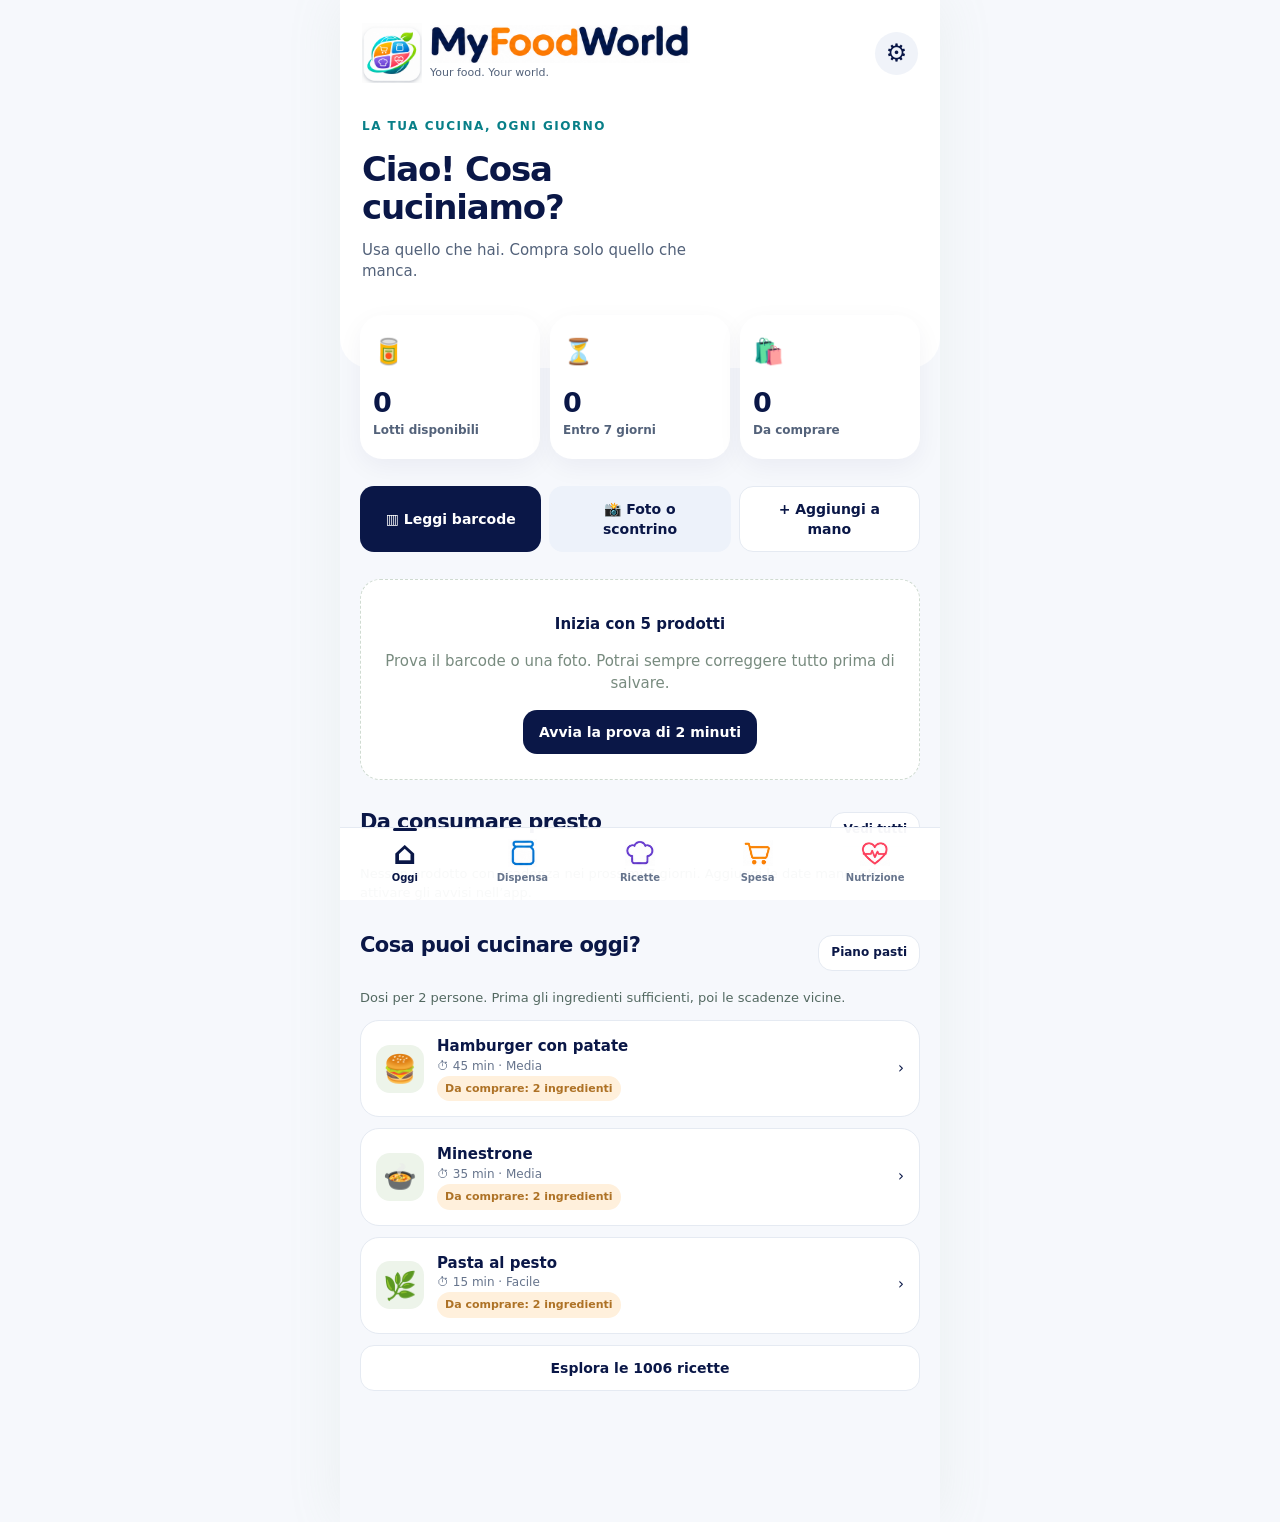
<file: index.html>
<!doctype html>
<html lang="it"><head><meta charset="UTF-8"><meta name="viewport" content="width=device-width,initial-scale=1,viewport-fit=cover"><meta name="theme-color" content="#0a1747"><meta name="apple-mobile-web-app-capable" content="yes"><meta name="apple-mobile-web-app-title" content="MyFoodWorld"><meta name="apple-mobile-web-app-status-bar-style" content="default"><link rel="manifest" href="./manifest.webmanifest"><link rel="apple-touch-icon" href="./apple-touch-icon.png"><title>MyFoodWorld</title><link rel="icon" type="image/webp" href="brand-icon-dark.webp">
<style>
:root{--forest:#0b5147;--forest2:#073d35;--mint:#e6f0e5;--bg:#f7f6f0;--ink:#162b29;--muted:#768a81;--line:#e5eae4;--yellow:#fff4dc;--red:#bc4c45;--shadow:0 8px 26px #19352b12}*{box-sizing:border-box}html,body{margin:0;background:var(--bg);color:var(--ink);font:15px/1.45 system-ui,-apple-system,Segoe UI,sans-serif}button,input,select,textarea{font:inherit}button{cursor:pointer;border:0}button:disabled{opacity:.5}.app{max-width:600px;margin:auto;min-height:100dvh;padding-bottom:104px;background:var(--bg)}.hero{background:var(--forest);color:#fff;border-radius:0 0 30px 30px;padding:23px 22px 85px;position:relative;overflow:hidden}.hero:before,.hero:after{content:"";position:absolute;width:250px;height:250px;border:1px solid #ffffff19;border-radius:50%;right:-130px;top:-100px}.hero:after{width:340px;height:340px;top:-155px}.brandbar{display:flex;align-items:center;gap:12px;position:relative;z-index:1}.brandicon{border-radius:15px;background:#ffffff20;width:54px;height:54px;display:grid;place-items:center;font-size:30px}.brandbar b{display:block;font-size:22px;letter-spacing:-1px}.brandbar small{color:#c6e0d5;display:block;font-size:12px}.settings{margin-left:auto;background:#ffffff20;color:#fff;border-radius:50%;width:43px;height:43px;font-size:24px}.welcome{margin-top:43px;position:relative;z-index:1}.eyebrow{text-transform:uppercase;letter-spacing:1.5px;color:#c4dfd6;font-weight:800;font-size:12px}.welcome h1{font-size:35px;letter-spacing:-1.6px;line-height:1.13;max-width:330px;margin:13px 0}.welcome p{color:#d2e8df;margin:0;max-width:350px}.summary{position:relative;z-index:2;margin:-53px 20px 0;display:grid;grid-template-columns:repeat(3,minmax(0,1fr));gap:10px}.metric{border-radius:22px;background:#fff;box-shadow:var(--shadow);padding:19px 13px;min-width:0}.metric i{font-style:normal;font-size:25px}.metric b{display:block;font-size:27px;margin-top:13px}.metric small{display:block;color:#788780;font-size:12px;font-weight:700}.section{margin:27px 20px}.section h2{font-size:21px;letter-spacing:-.6px;margin:0 0 15px}.photo{display:flex;gap:16px;align-items:center;border-radius:24px;background:#e5efe4;padding:22px 18px}.photo .emoji{font-size:53px}.photo h3{margin:0 0 6px;font-size:18px}.photo p{font-size:13px;color:#5c726a;margin:0 0 11px}.btn{background:var(--forest);color:#fff;border:0;border-radius:14px;padding:12px 16px;font-weight:800;font-size:14px}.btn.alt{color:var(--forest);background:#e7f1e6}.btn.white{background:#fff;color:var(--forest);border:1px solid var(--line)}.btn.red{background:#feebe8;color:#aa403b}.btn.full{width:100%}.btn.small{font-size:12px;padding:8px 12px}.actions{display:grid;grid-template-columns:1fr 1fr;gap:10px}.tile{border:1px solid var(--line);border-radius:20px;background:#fff;padding:17px;text-align:left;min-height:123px}.tile i{font-size:27px;font-style:normal}.tile b{display:block;margin-top:10px}.tile small{display:block;color:var(--muted);margin-top:5px}.bottom{position:fixed;z-index:30;bottom:0;left:0;right:0;max-width:600px;margin:auto;background:#fffffff5;border-top:1px solid var(--line);display:flex;justify-content:space-around;padding:10px 6px max(12px,env(safe-area-inset-bottom))}.bottom button{background:none;min-width:66px;color:#91a19a;font-size:11px;font-weight:750;display:grid;justify-items:center;gap:2px}.bottom button span{font-size:24px}.bottom button.active{color:var(--forest)}.simple{background:var(--forest);color:white;border-radius:0 0 24px 24px;padding:27px 22px}.simple h1{margin:0;font-size:26px;letter-spacing:-1px}.simple p{font-size:13px;color:#cae0d5;margin:3px 0 0}.row{display:flex;align-items:center;justify-content:space-between;gap:12px}.row input{min-width:0}.card{background:#fff;border:1px solid var(--line);border-radius:19px;padding:15px;margin-bottom:11px}.item{display:flex;align-items:center;gap:13px}.symbol{font-size:26px;flex:none;width:45px;height:45px;border-radius:14px;background:#edf4ea;display:grid;place-items:center}.item-info{flex:1;min-width:0}.item-info strong{display:block;overflow:hidden;text-overflow:ellipsis;white-space:nowrap;font-size:14px}.item-info small{display:block;color:var(--muted);font-size:12px;margin-top:2px}.qbtn{border-radius:8px;background:#edf2e9;color:var(--forest);width:29px;height:29px;font-weight:800}.pill{font-size:11px;display:inline-block;background:#e8f6e8;color:#478248;padding:5px 8px;border-radius:20px;font-weight:800}.pill.warn{background:#fff0dc;color:#ae7226}.field{width:100%;padding:12px 13px;border-radius:13px;border:1px solid #dae4dc;background:#fff;color:var(--ink);min-height:47px}.field:focus{outline:2px solid #b8d8c4}.label{font-size:12px;color:#536d61;font-weight:800;display:block;margin:12px 0 6px}.grid2{display:grid;grid-template-columns:1fr 1fr;gap:11px}.muted{color:var(--muted);font-size:13px}.empty{border:1px dashed #cfdbd1;background:#fff;padding:25px 15px;text-align:center;border-radius:20px;color:#788b7f}.empty b{display:block;color:var(--ink);margin-top:9px}.empty span{font-size:35px}.filter{overflow:auto;display:flex;gap:7px;padding-bottom:8px;margin-bottom:7px}.filter button{white-space:nowrap;border:1px solid #dbe6da;border-radius:22px;background:#fff;padding:8px 13px;font-size:12px;color:#617b6b;font-weight:700}.filter button.on{background:var(--forest);color:#fff}.scrim{position:fixed;z-index:40;inset:0;background:#112820aa;display:flex;align-items:flex-end;justify-content:center}.sheet{background:#fff;width:min(600px,100%);border-radius:25px 25px 0 0;max-height:91dvh;overflow:auto;padding:18px 22px max(24px,env(safe-area-inset-bottom));box-shadow:0 -6px 30px #0002}.handle{background:#dce6de;height:5px;width:50px;border-radius:20px;margin:0 auto 21px}.sheet h2{font-size:23px;margin:0}.close{font-size:22px;border-radius:50%;background:#edf3eb;width:35px;height:35px}.opt{display:flex;text-align:left;align-items:center;gap:12px;background:#f4f8f2;border:1px solid #e1eadd;padding:15px;border-radius:16px;width:100%;margin:9px 0}.opt .sym{font-size:28px}.opt small{color:var(--muted);display:block}.notice{font-size:12px;background:#f3f6f2;border-radius:13px;color:#708476;padding:13px;margin:12px 0}.candidate{display:flex;gap:8px;align-items:center;padding:9px 0;border-bottom:1px solid #edf0ed}.candidate input[type=checkbox]{width:19px;height:19px;accent-color:var(--forest)}.candidate .field{padding:9px;font-size:13px;min-height:38px}.candidate .q{width:54px}.recipe{display:flex;gap:13px;align-items:center}.recipe .symbol{height:65px;width:65px;font-size:34px}.recipe .body{flex:1;min-width:0}.recipe .body b{display:block}.recipe .body small{color:var(--muted);display:block}.steps{line-height:1.7;padding-left:22px;font-size:14px;color:#536d61}.steps li{margin-bottom:8px}.toast{position:fixed;bottom:100px;left:50%;transform:translateX(-50%);background:#183d34;color:#fff;border-radius:12px;padding:13px 18px;z-index:60;font-weight:700;font-size:13px;max-width:90vw;box-shadow:var(--shadow)}@media(min-width:700px){.app{box-shadow:0 0 50px #a0b7a020}} 
</style><link rel="stylesheet" href="brand.css"><link rel="stylesheet" href="features.css"><link rel="stylesheet" href="pwa.css"></head><body><div id="app" class="app"></div><div id="overlay"></div><input hidden id="photoCamera" type="file" accept="image/*" capture="environment"><input hidden id="photoGallery" type="file" accept="image/*"><input hidden id="expiryCameraInput" type="file" accept="image/*" capture="environment"><input hidden id="expiryGalleryInput" type="file" accept="image/*"><input hidden id="backupInput" type="file" accept=".json,application/json"><script src="recipes.js"></script><script src="recipe-additions.js"></script><script src="food-tools.js"></script><script src="product-tools.js"></script><script src="kitchen-core.js"></script><script src="recipe-tools.js"></script><script src="nutrition.js"></script><script src="expiry-tools.js"></script><script src="ocr-tools.js"></script><script src="app.js"></script><script src="barcode-tools.js"></script><script src="daily-ui.js"></script><script src="improvements.js"></script><script src="pwa.js"></script></body></html>
</file>
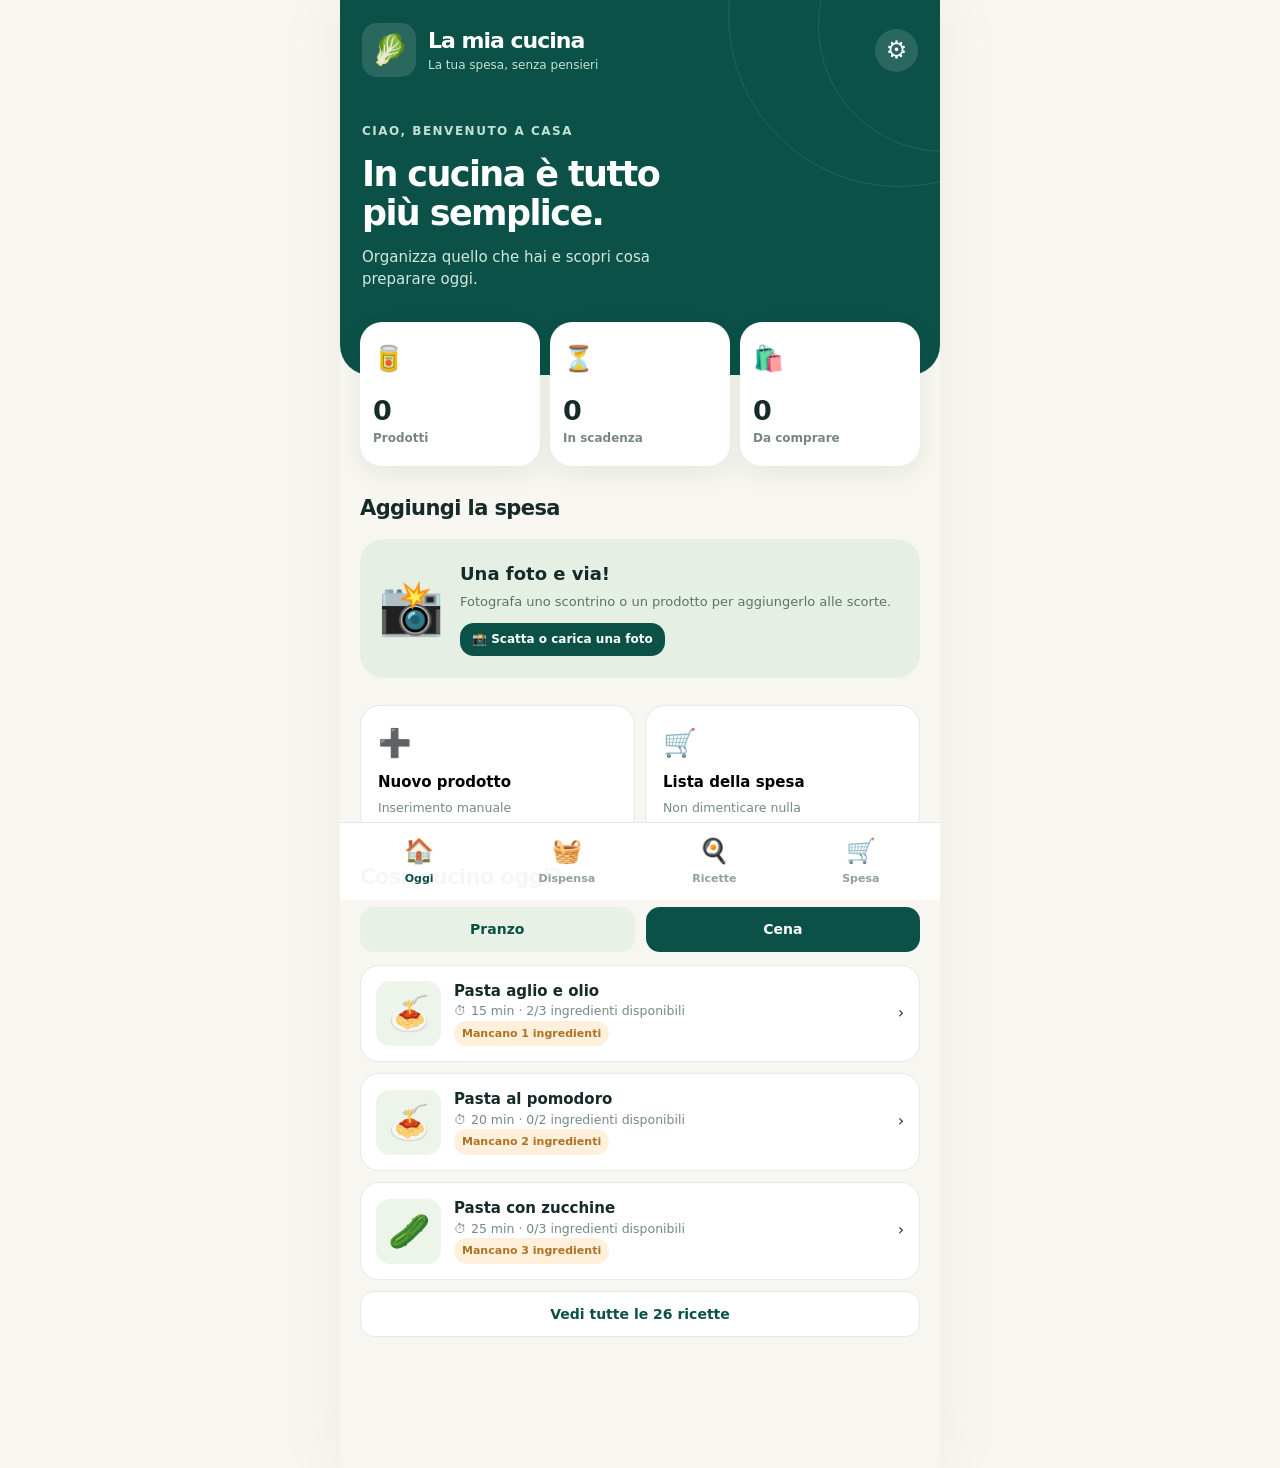
<file: tests/legacy/index.html>
<!doctype html>
<html lang="it"><head><meta charset="UTF-8"><meta name="viewport" content="width=device-width,initial-scale=1,viewport-fit=cover"><meta name="theme-color" content="#0b5147"><meta name="apple-mobile-web-app-capable" content="yes"><meta name="apple-mobile-web-app-title" content="La mia cucina"><meta name="apple-mobile-web-app-status-bar-style" content="default"><meta name="description" content="La mia cucina: dispensa, frigo, ricette e lista spesa"><link rel="manifest" href="./manifest.webmanifest"><link rel="apple-touch-icon" href="./apple-touch-icon.png"><link rel="icon" href="./icon-192.png" type="image/png"><title>La mia cucina</title>
<style>
:root{--forest:#0b5147;--forest2:#073d35;--mint:#e6f0e5;--bg:#f7f6f0;--ink:#162b29;--muted:#768a81;--line:#e5eae4;--yellow:#fff4dc;--red:#bc4c45;--shadow:0 8px 26px #19352b12}*{box-sizing:border-box}html,body{margin:0;background:var(--bg);color:var(--ink);font:15px/1.45 system-ui,-apple-system,Segoe UI,sans-serif}button,input,select,textarea{font:inherit}button{cursor:pointer;border:0}button:disabled{opacity:.5}.app{max-width:600px;margin:auto;min-height:100dvh;padding-bottom:104px;background:var(--bg)}.hero{background:var(--forest);color:#fff;border-radius:0 0 30px 30px;padding:23px 22px 85px;position:relative;overflow:hidden}.hero:before,.hero:after{content:"";position:absolute;width:250px;height:250px;border:1px solid #ffffff19;border-radius:50%;right:-130px;top:-100px}.hero:after{width:340px;height:340px;top:-155px}.brandbar{display:flex;align-items:center;gap:12px;position:relative;z-index:1}.brandicon{border-radius:15px;background:#ffffff20;width:54px;height:54px;display:grid;place-items:center;font-size:30px}.brandbar b{display:block;font-size:22px;letter-spacing:-1px}.brandbar small{color:#c6e0d5;display:block;font-size:12px}.settings{margin-left:auto;background:#ffffff20;color:#fff;border-radius:50%;width:43px;height:43px;font-size:24px}.welcome{margin-top:43px;position:relative;z-index:1}.eyebrow{text-transform:uppercase;letter-spacing:1.5px;color:#c4dfd6;font-weight:800;font-size:12px}.welcome h1{font-size:35px;letter-spacing:-1.6px;line-height:1.13;max-width:330px;margin:13px 0}.welcome p{color:#d2e8df;margin:0;max-width:350px}.summary{position:relative;z-index:2;margin:-53px 20px 0;display:grid;grid-template-columns:repeat(3,minmax(0,1fr));gap:10px}.metric{border-radius:22px;background:#fff;box-shadow:var(--shadow);padding:19px 13px;min-width:0}.metric i{font-style:normal;font-size:25px}.metric b{display:block;font-size:27px;margin-top:13px}.metric small{display:block;color:#788780;font-size:12px;font-weight:700}.section{margin:27px 20px}.section h2{font-size:21px;letter-spacing:-.6px;margin:0 0 15px}.photo{display:flex;gap:16px;align-items:center;border-radius:24px;background:#e5efe4;padding:22px 18px}.photo .emoji{font-size:53px}.photo h3{margin:0 0 6px;font-size:18px}.photo p{font-size:13px;color:#5c726a;margin:0 0 11px}.btn{background:var(--forest);color:#fff;border:0;border-radius:14px;padding:12px 16px;font-weight:800;font-size:14px}.btn.alt{color:var(--forest);background:#e7f1e6}.btn.white{background:#fff;color:var(--forest);border:1px solid var(--line)}.btn.red{background:#feebe8;color:#aa403b}.btn.full{width:100%}.btn.small{font-size:12px;padding:8px 12px}.actions{display:grid;grid-template-columns:1fr 1fr;gap:10px}.tile{border:1px solid var(--line);border-radius:20px;background:#fff;padding:17px;text-align:left;min-height:123px}.tile i{font-size:27px;font-style:normal}.tile b{display:block;margin-top:10px}.tile small{display:block;color:var(--muted);margin-top:5px}.bottom{position:fixed;z-index:30;bottom:0;left:0;right:0;max-width:600px;margin:auto;background:#fffffff5;border-top:1px solid var(--line);display:flex;justify-content:space-around;padding:10px 6px max(12px,env(safe-area-inset-bottom))}.bottom button{background:none;min-width:66px;color:#91a19a;font-size:11px;font-weight:750;display:grid;justify-items:center;gap:2px}.bottom button span{font-size:24px}.bottom button.active{color:var(--forest)}.simple{background:var(--forest);color:white;border-radius:0 0 24px 24px;padding:27px 22px}.simple h1{margin:0;font-size:26px;letter-spacing:-1px}.simple p{font-size:13px;color:#cae0d5;margin:3px 0 0}.row{display:flex;align-items:center;justify-content:space-between;gap:12px}.row input{min-width:0}.card{background:#fff;border:1px solid var(--line);border-radius:19px;padding:15px;margin-bottom:11px}.item{display:flex;align-items:center;gap:13px}.symbol{font-size:26px;flex:none;width:45px;height:45px;border-radius:14px;background:#edf4ea;display:grid;place-items:center}.item-info{flex:1;min-width:0}.item-info strong{display:block;overflow:hidden;text-overflow:ellipsis;white-space:nowrap;font-size:14px}.item-info small{display:block;color:var(--muted);font-size:12px;margin-top:2px}.qbtn{border-radius:8px;background:#edf2e9;color:var(--forest);width:29px;height:29px;font-weight:800}.pill{font-size:11px;display:inline-block;background:#e8f6e8;color:#478248;padding:5px 8px;border-radius:20px;font-weight:800}.pill.warn{background:#fff0dc;color:#ae7226}.field{width:100%;padding:12px 13px;border-radius:13px;border:1px solid #dae4dc;background:#fff;color:var(--ink);min-height:47px}.field:focus{outline:2px solid #b8d8c4}.label{font-size:12px;color:#536d61;font-weight:800;display:block;margin:12px 0 6px}.grid2{display:grid;grid-template-columns:1fr 1fr;gap:11px}.muted{color:var(--muted);font-size:13px}.empty{border:1px dashed #cfdbd1;background:#fff;padding:25px 15px;text-align:center;border-radius:20px;color:#788b7f}.empty b{display:block;color:var(--ink);margin-top:9px}.empty span{font-size:35px}.filter{overflow:auto;display:flex;gap:7px;padding-bottom:8px;margin-bottom:7px}.filter button{white-space:nowrap;border:1px solid #dbe6da;border-radius:22px;background:#fff;padding:8px 13px;font-size:12px;color:#617b6b;font-weight:700}.filter button.on{background:var(--forest);color:#fff}.scrim{position:fixed;z-index:40;inset:0;background:#112820aa;display:flex;align-items:flex-end;justify-content:center}.sheet{background:#fff;width:min(600px,100%);border-radius:25px 25px 0 0;max-height:91dvh;overflow:auto;padding:18px 22px max(24px,env(safe-area-inset-bottom));box-shadow:0 -6px 30px #0002}.handle{background:#dce6de;height:5px;width:50px;border-radius:20px;margin:0 auto 21px}.sheet h2{font-size:23px;margin:0}.close{font-size:22px;border-radius:50%;background:#edf3eb;width:35px;height:35px}.opt{display:flex;text-align:left;align-items:center;gap:12px;background:#f4f8f2;border:1px solid #e1eadd;padding:15px;border-radius:16px;width:100%;margin:9px 0}.opt .sym{font-size:28px}.opt small{color:var(--muted);display:block}.notice{font-size:12px;background:#f3f6f2;border-radius:13px;color:#708476;padding:13px;margin:12px 0}.candidate{display:flex;gap:8px;align-items:center;padding:9px 0;border-bottom:1px solid #edf0ed}.candidate input[type=checkbox]{width:19px;height:19px;accent-color:var(--forest)}.candidate .field{padding:9px;font-size:13px;min-height:38px}.candidate .q{width:54px}.recipe{display:flex;gap:13px;align-items:center}.recipe .symbol{height:65px;width:65px;font-size:34px}.recipe .body{flex:1;min-width:0}.recipe .body b{display:block}.recipe .body small{color:var(--muted);display:block}.steps{line-height:1.7;padding-left:22px;font-size:14px;color:#536d61}.steps li{margin-bottom:8px}.toast{position:fixed;bottom:100px;left:50%;transform:translateX(-50%);background:#183d34;color:#fff;border-radius:12px;padding:13px 18px;z-index:60;font-weight:700;font-size:13px;max-width:90vw;box-shadow:var(--shadow)}@media(min-width:700px){.app{box-shadow:0 0 50px #a0b7a020}} 
</style></head><body><div id="app" class="app"></div><div id="overlay"></div><input hidden id="photoCamera" type="file" accept="image/*" capture="environment"><input hidden id="photoGallery" type="file" accept="image/*"><input hidden id="backupInput" type="file" accept=".json,application/json"><script src="app.js"></script><script>if('serviceWorker' in navigator){window.addEventListener('load',()=>navigator.serviceWorker.register('./sw.js').catch(()=>{}))}</script></body></html>
</file>
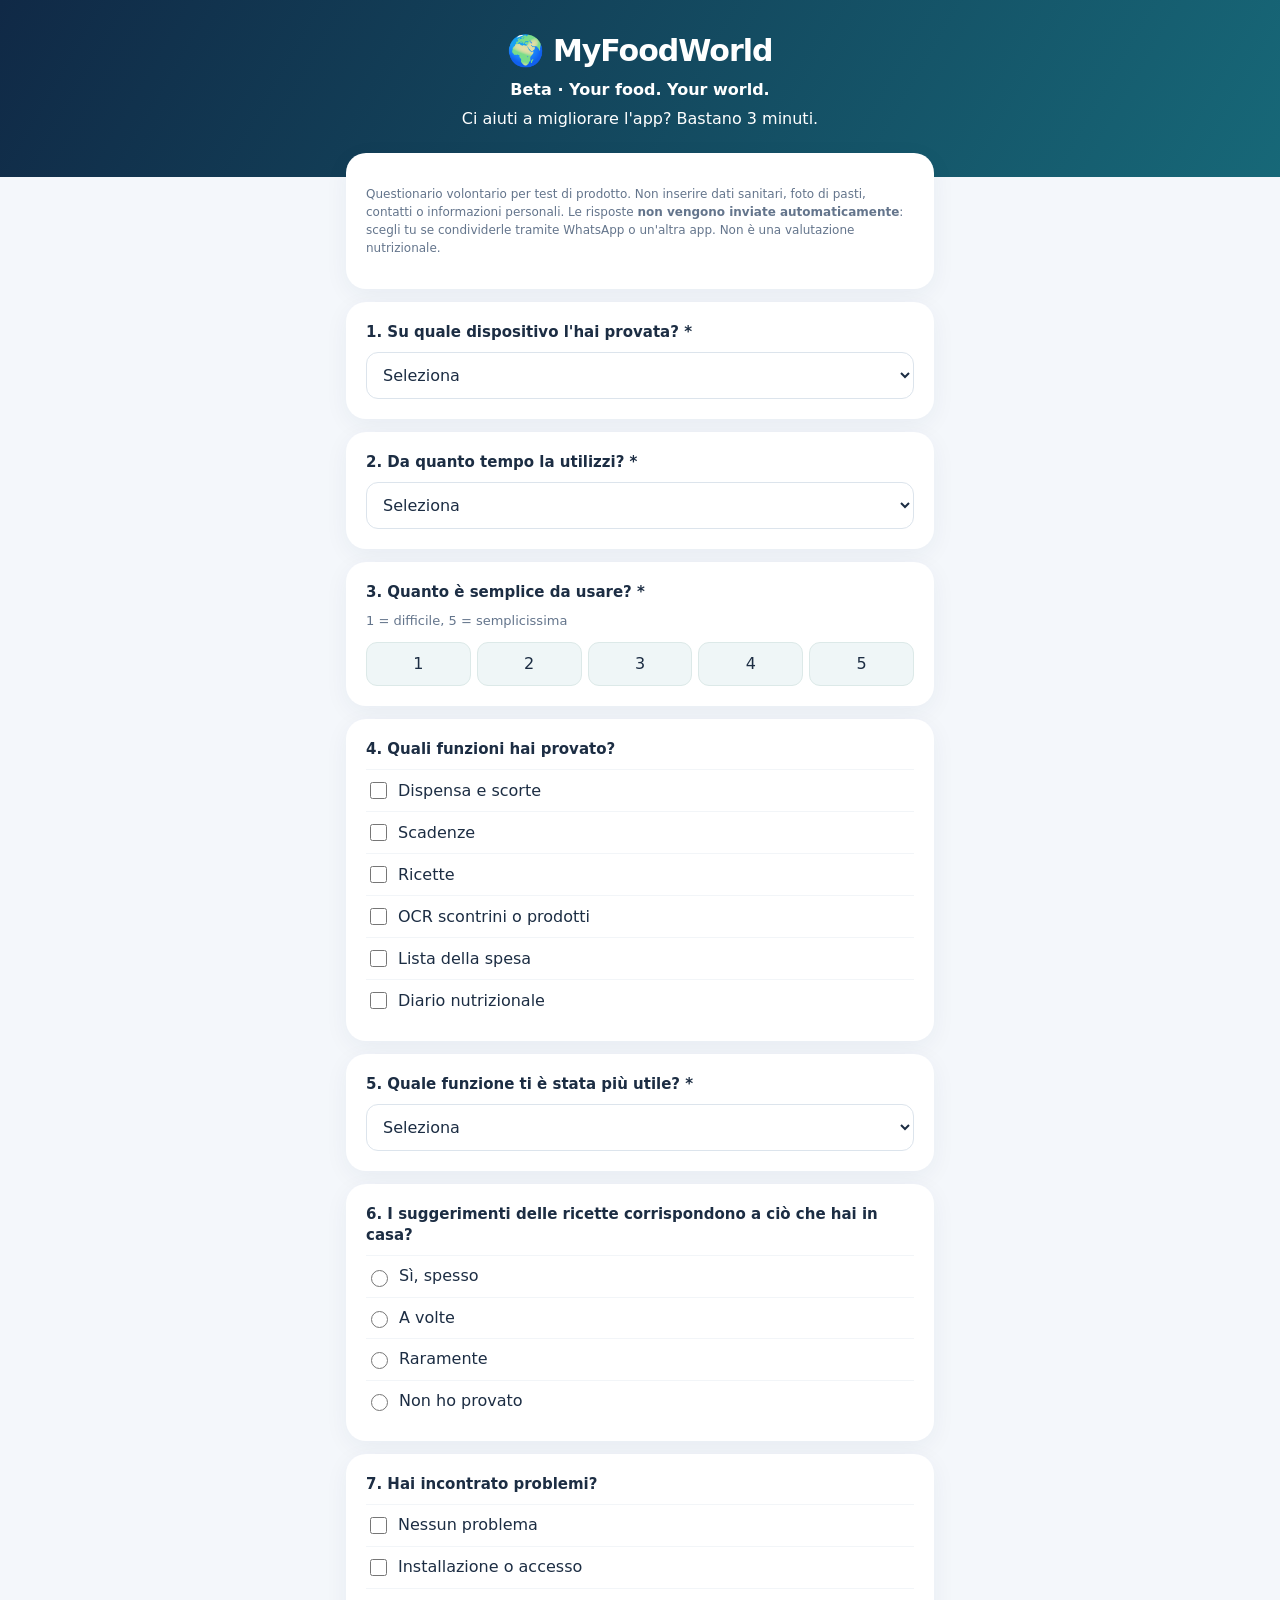
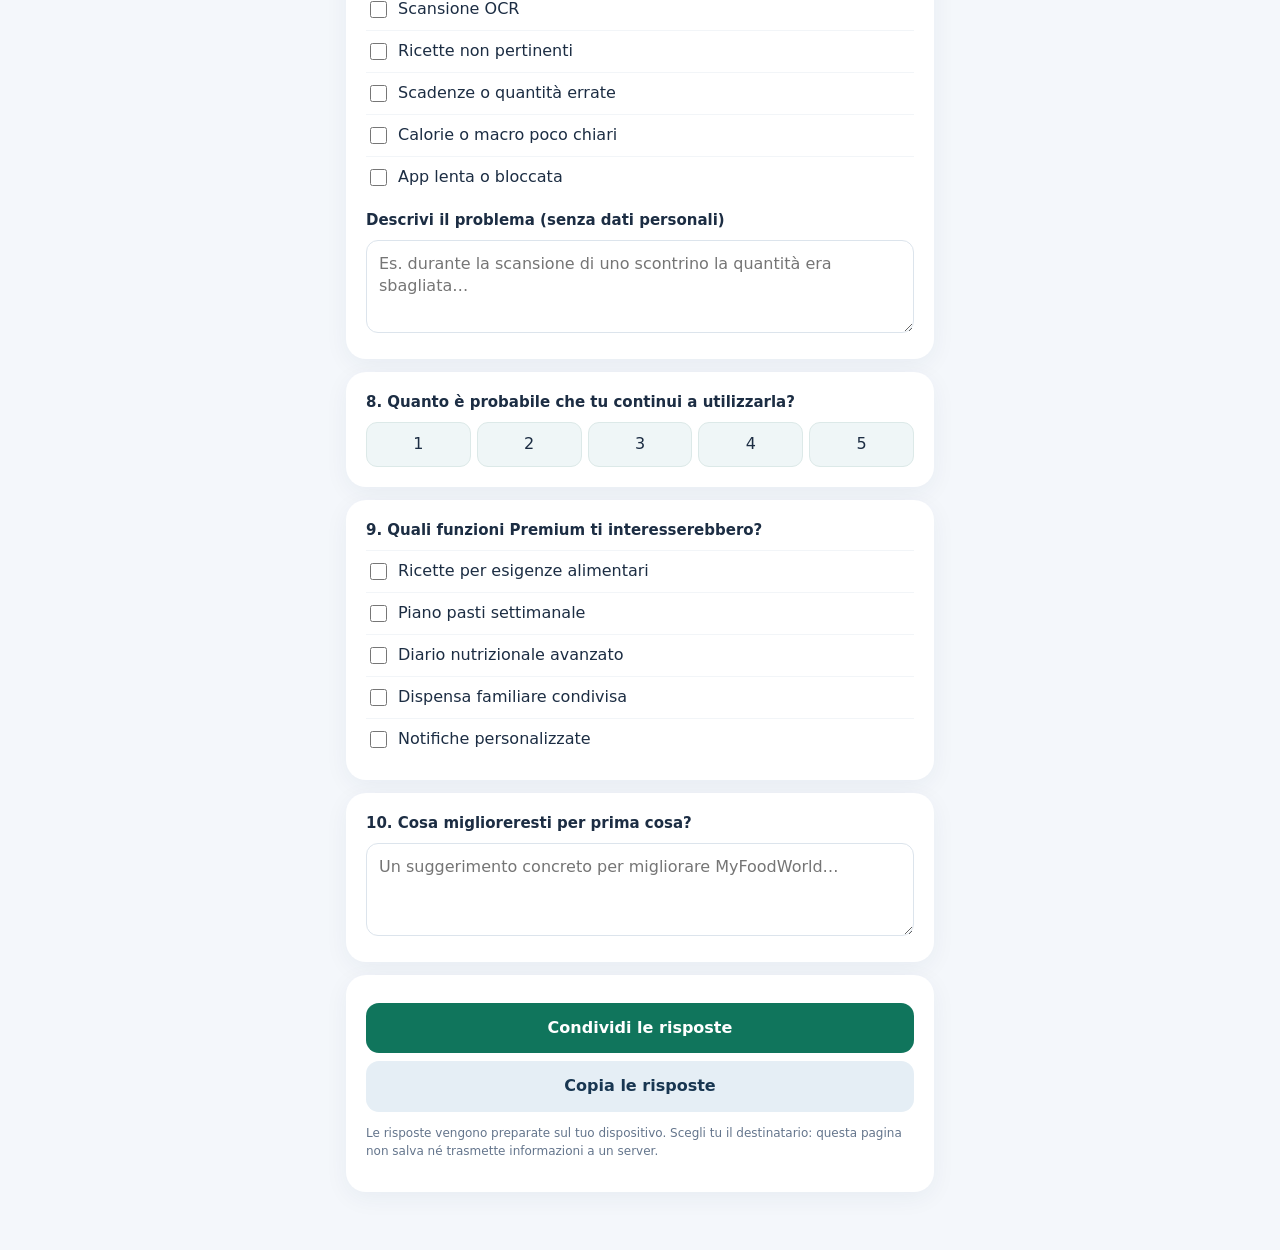
<file: beta-feedback.html>
<!doctype html><html lang="it"><head><meta charset="utf-8"><meta name="viewport" content="width=device-width,initial-scale=1">
<meta name="theme-color" content="#102946"><title>MyFoodWorld · Feedback Beta</title>
<style>
:root{color-scheme:light;--navy:#102946;--mint:#d7faf0;--green:#137c5d;--ink:#1c2d43;--line:#dce4ec}*{box-sizing:border-box}
body{margin:0;background:#f4f7fb;color:var(--ink);font-family:system-ui,-apple-system,Segoe UI,Arial,sans-serif;line-height:1.4}
header{padding:30px 22px 46px;text-align:center;background:linear-gradient(120deg,#102946,#176878);color:white}
header h1{margin:0;font-size:30px;letter-spacing:-1px}header p{margin:7px auto 0;max-width:460px}
main{max-width:620px;padding:0 16px 45px;margin:-24px auto 0}.card{background:white;box-shadow:0 6px 25px #17395b0e;border-radius:20px;padding:20px;margin-bottom:13px}
label.title{font-size:15px;font-weight:750;display:block;margin-bottom:9px}.small{font-size:13px;color:#637388}.hint{margin:0 0 12px;color:#64758c;font-size:13px}
select,textarea,input[type=text]{width:100%;border:1px solid var(--line);border-radius:12px;padding:12px;font:inherit;background:#fff;color:var(--ink)}
textarea{min-height:93px;resize:vertical}.choice{display:flex;gap:8px;align-items:center;padding:9px 0;border-top:1px solid #f2f5f8}.choice input{width:17px;height:17px;accent-color:var(--green)}
.scale{display:flex;gap:6px}.scale label{flex:1;text-align:center;background:#eff6f7;border:1px solid #dce9e8;border-radius:11px;padding:10px 0;cursor:pointer}
.scale input{position:absolute;opacity:0}.scale label:has(input:checked){background:#126b61;color:white;border-color:#126b61}
button{font:inherit;font-weight:700;cursor:pointer;border:0;padding:14px;border-radius:13px;background:#10755c;color:white;width:100%;margin-top:8px}
button.secondary{background:#e5eef5;color:#183651}.smallprint{color:#64758c;font-size:12px;line-height:1.5}
#status{font-size:13px;margin:12px 0;color:#126b61;font-weight:650}a{color:#09695d}
</style></head><body>
<header><h1>🌍 MyFoodWorld</h1><p><strong>Beta · Your food. Your world.</strong></p><p>Ci aiuti a migliorare l'app? Bastano 3 minuti.</p></header>
<main>
<form id="survey">
<div class="card"><p class="smallprint">Questionario volontario per test di prodotto. Non inserire dati sanitari, foto di pasti, contatti o informazioni personali. Le risposte <b>non vengono inviate automaticamente</b>: scegli tu se condividerle tramite WhatsApp o un'altra app. Non è una valutazione nutrizionale.</p></div>
<div class="card"><label class="title" for="device">1. Su quale dispositivo l'hai provata? *</label><select id="device" required><option value="">Seleziona</option><option>Android</option><option>iPhone</option><option>Altro</option></select></div>
<div class="card"><label class="title" for="duration">2. Da quanto tempo la utilizzi? *</label><select id="duration" required><option value="">Seleziona</option><option>Primo utilizzo</option><option>2-3 giorni</option><option>4-7 giorni</option><option>Più di una settimana</option></select></div>
<div class="card"><label class="title">3. Quanto è semplice da usare? *</label><p class="hint">1 = difficile, 5 = semplicissima</p><div class="scale" id="ease"></div></div>
<div class="card"><label class="title">4. Quali funzioni hai provato?</label><div id="used"></div></div>
<div class="card"><label class="title" for="useful">5. Quale funzione ti è stata più utile? *</label><select id="useful" required><option value="">Seleziona</option><option>Dispensa e scorte</option><option>Scadenze</option><option>Ricette suggerite</option><option>Scansione scontrini/prodotti</option><option>Lista della spesa</option><option>Diario nutrizionale</option><option>Nessuna finora</option></select></div>
<div class="card"><label class="title">6. I suggerimenti delle ricette corrispondono a ciò che hai in casa?</label><div id="accuracy"></div></div>
<div class="card"><label class="title">7. Hai incontrato problemi?</label><div id="problems"></div><label for="detail" class="title" style="margin-top:12px">Descrivi il problema (senza dati personali)</label><textarea id="detail" maxlength="700" placeholder="Es. durante la scansione di uno scontrino la quantità era sbagliata…"></textarea></div>
<div class="card"><label class="title">8. Quanto è probabile che tu continui a utilizzarla?</label><div class="scale" id="continue"></div></div>
<div class="card"><label class="title">9. Quali funzioni Premium ti interesserebbero?</label><div id="premium"></div></div>
<div class="card"><label class="title" for="improve">10. Cosa miglioreresti per prima cosa?</label><textarea id="improve" maxlength="700" placeholder="Un suggerimento concreto per migliorare MyFoodWorld…"></textarea></div>
<div class="card"><button type="submit">Condividi le risposte</button><button type="button" id="copy" class="secondary">Copia le risposte</button><p id="status" role="status"></p><p class="smallprint">Le risposte vengono preparate sul tuo dispositivo. Scegli tu il destinatario: questa pagina non salva né trasmette informazioni a un server.</p></div>
</form></main>
<script>
const features=['Dispensa e scorte','Scadenze','Ricette','OCR scontrini o prodotti','Lista della spesa','Diario nutrizionale'];
function scale(id){document.getElementById(id).innerHTML=[1,2,3,4,5].map(n=>'<label><input type="radio" name="'+id+'" value="'+n+'" '+(id==='ease'&&n===3?'':'')+'>'+n+'</label>').join('')}
scale('ease');scale('continue');
function check(id,opts){document.getElementById(id).innerHTML=opts.map((x,i)=>'<label class="choice"><input type="checkbox" name="'+id+'" value="'+x+'"><span>'+x+'</span></label>').join('')}
check('used',features);
check('problems',['Nessun problema','Installazione o accesso','Scansione OCR','Ricette non pertinenti','Scadenze o quantità errate','Calorie o macro poco chiari','App lenta o bloccata']);
check('premium',['Ricette per esigenze alimentari','Piano pasti settimanale','Diario nutrizionale avanzato','Dispensa familiare condivisa','Notifiche personalizzate']);
document.getElementById('accuracy').innerHTML=['Sì, spesso','A volte','Raramente','Non ho provato'].map(x=>'<label class="choice"><input type="radio" name="accuracy" value="'+x+'"><span>'+x+'</span></label>').join('');
const val=id=>document.getElementById(id).value||'Non indicato';
const sel=name=>Array.from(document.querySelectorAll('[name="'+name+'"]:checked')).map(x=>x.value).join(', ')||'Non indicato';
function report(){
 if(val('device')==='Non indicato'||val('duration')==='Non indicato'||sel('ease')==='Non indicato'||val('useful')==='Non indicato'){alert('Compila le domande 1, 2, 3 e 5 prima di inviare.');return null}
 return 'MYFOODWORLD BETA — FEEDBACK\n'+[
 'Dispositivo: '+val('device'),'Utilizzo: '+val('duration'),'Facilità (1-5): '+sel('ease'),
 'Funzioni provate: '+sel('used'),'Più utile: '+val('useful'),'Ricette pertinenti: '+sel('accuracy'),
 'Problemi: '+sel('problems'),'Dettagli: '+val('detail'),'Continuerà a usare (1-5): '+sel('continue'),
 'Premium interessanti: '+sel('premium'),'Da migliorare: '+val('improve')
 ].join('\n');
}
async function copy(){const t=report();if(!t)return;try{await navigator.clipboard.writeText(t);document.getElementById('status').textContent='Risposte copiate. Incollale su WhatsApp.'}catch(e){const a=document.createElement('textarea');a.value=t;document.body.append(a);a.select();document.execCommand('copy');a.remove();document.getElementById('status').textContent='Risposte pronte: incollale su WhatsApp.'}}
document.getElementById('copy').onclick=copy;
document.getElementById('survey').onsubmit=async e=>{e.preventDefault();const t=report();if(!t)return;
 if(navigator.share){try{await navigator.share({title:'MyFoodWorld Beta',text:t});document.getElementById('status').textContent='Grazie per il feedback!';return}catch(e){if(e.name==='AbortError')return}}
 await copy()};
</script></body></html>
</file>
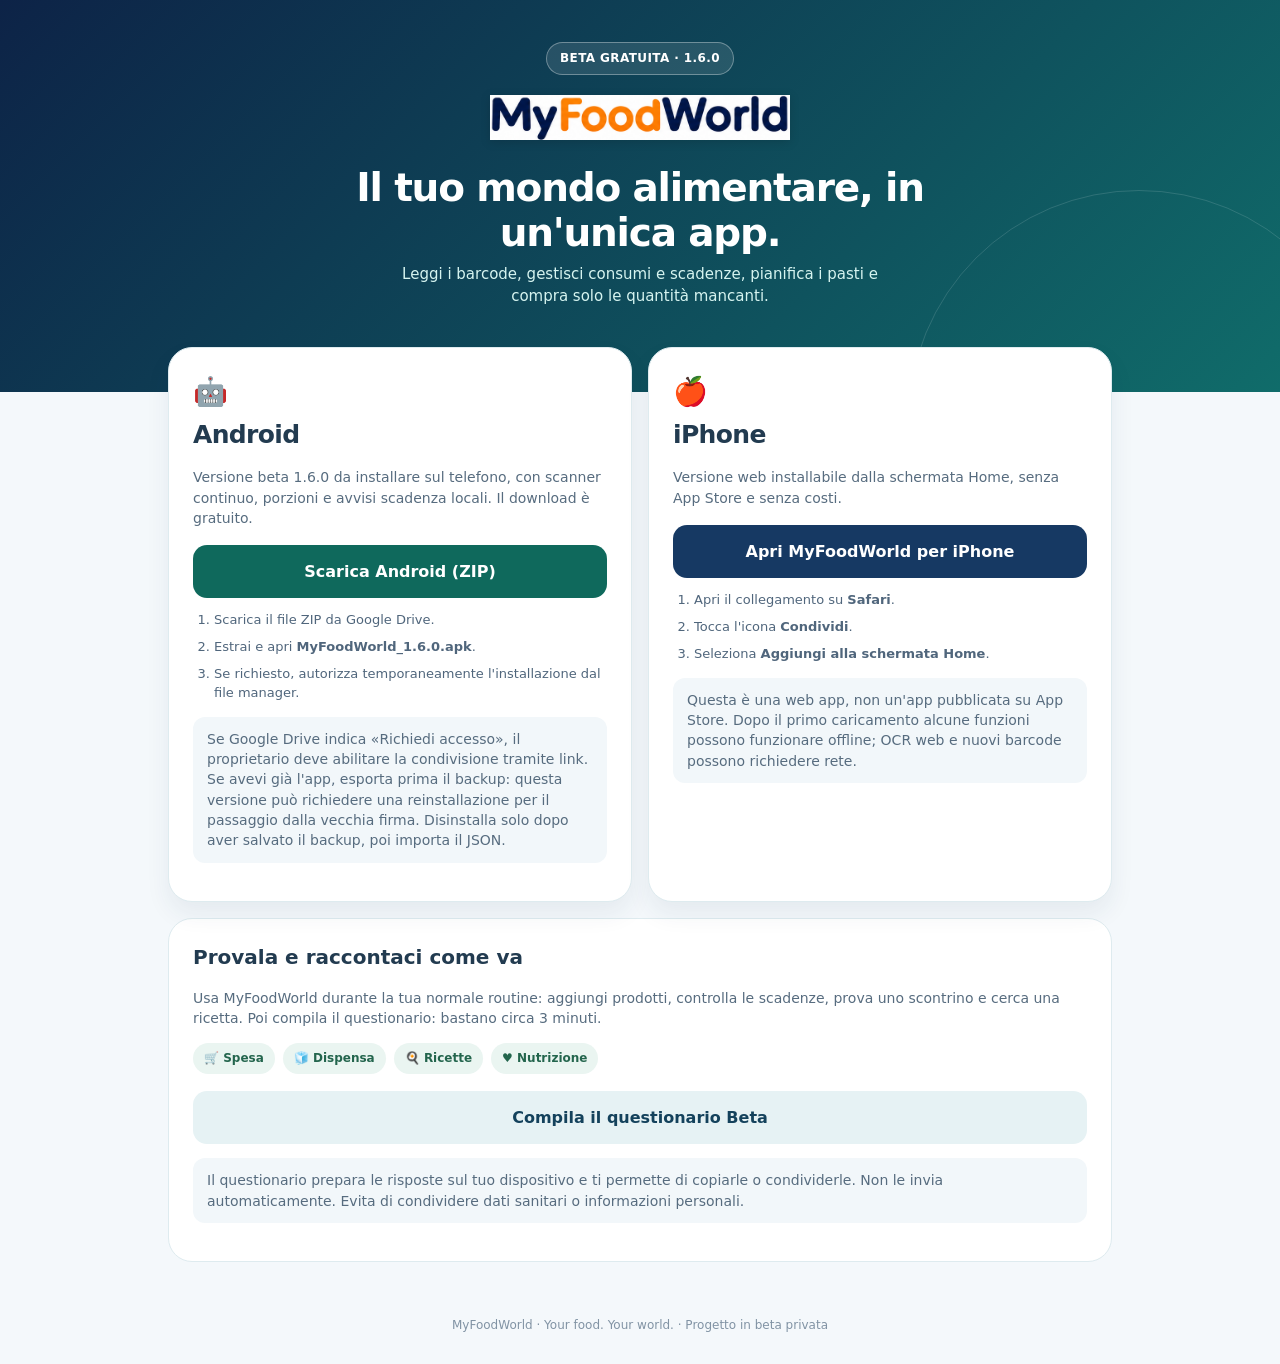
<file: beta.html>
<!doctype html>
<html lang="it"><head><meta charset="UTF-8"><meta name="viewport" content="width=device-width,initial-scale=1,viewport-fit=cover">
<meta name="theme-color" content="#102948"><meta name="description" content="MyFoodWorld Beta — prova la versione Android o iPhone e condividi il tuo feedback.">
<link rel="icon" type="image/png" href="icon-192.png"><title>MyFoodWorld — Beta privata</title>
<style>
:root{--navy:#102748;--mid:#11616c;--teal:#08785d;--line:#deebef;--ink:#223b50;--text:#576c7f}
*{box-sizing:border-box}html{scroll-behavior:smooth}body{margin:0;background:#f4f8fb;color:var(--ink);font-family:system-ui,-apple-system,Segoe UI,sans-serif;font-size:16px;line-height:1.45}
.hero{background:linear-gradient(135deg,#0d2347,#106c6a);color:white;text-align:center;padding:42px 20px 76px;overflow:hidden;position:relative}.hero::after{content:"";position:absolute;inset:auto -90px -260px auto;width:460px;height:460px;border-radius:50%;border:1px solid #ffffff22}
.hero img{max-width:min(300px,85%);height:auto;max-height:90px;object-fit:contain;filter:drop-shadow(0 2px 5px #0002)}
.hero h1{font-size:clamp(28px,5vw,39px);letter-spacing:-1.2px;margin:20px auto 6px;line-height:1.15;max-width:640px}.hero p{max-width:520px;margin:8px auto;font-size:15px;color:#d6f4f0}.tag{display:inline-flex;border:1px solid #ffffff55;background:#ffffff1b;padding:7px 13px;border-radius:999px;font-size:12px;letter-spacing:.4px;font-weight:800}
main{max-width:980px;margin:-45px auto 0;padding:0 18px 40px;position:relative}.cards{display:grid;grid-template-columns:repeat(2,minmax(0,1fr));gap:16px}.card{border:1px solid var(--line);background:white;border-radius:24px;padding:24px;box-shadow:0 12px 25px #16375712}.platform{font-size:28px;margin-bottom:5px}.card h2{margin:3px 0 8px;font-size:25px;letter-spacing:-.65px}.card p{color:var(--text);font-size:14px}.button{display:block;text-decoration:none;background:#0f695c;color:white;font-weight:800;text-align:center;border-radius:14px;padding:15px 12px;margin:17px 0 12px}.button.ios{background:#163963}.button.secondary{background:#e6f2f4;color:#14425c}ol{padding-left:21px;color:#50667c;font-size:13px}li{margin:8px 0}.note{background:#f2f7fa;border-radius:12px;padding:12px 14px;font-size:12px;color:#5b6d80}.section{background:#fff;border:1px solid var(--line);border-radius:24px;padding:24px;margin-top:16px}.section h2{margin-top:0;font-size:20px}.section p{color:var(--text);font-size:14px}.features{display:flex;flex-wrap:wrap;gap:8px;margin:12px 0 16px}.features span{background:#eaf5f1;color:#23654d;border-radius:999px;font-size:12px;font-weight:700;padding:7px 11px}footer{text-align:center;padding:15px 20px 30px;color:#8193a4;font-size:12px}a:focus-visible{outline:3px solid #edb138;outline-offset:3px}@media(max-width:640px){.cards{grid-template-columns:1fr}.hero{padding-top:27px}.card{padding:20px}}
</style></head><body>
<header class="hero"><span class="tag">BETA GRATUITA · 1.6.0</span><div style="margin-top:20px"><img src="brand-wordmark.webp" alt="MyFoodWorld"></div><h1>Il tuo mondo alimentare, in un'unica app.</h1><p>Leggi i barcode, gestisci consumi e scadenze, pianifica i pasti e compra solo le quantità mancanti.</p></header>
<main>
<section class="cards" aria-label="Scegli il tuo dispositivo">
<div class="card"><div class="platform" aria-hidden="true">🤖</div><h2>Android</h2><p>Versione beta 1.6.0 da installare sul telefono, con scanner continuo, porzioni e avvisi scadenza locali. Il download è gratuito.</p><a class="button" href="https://drive.google.com/file/d/1tkcTtpMdLyeO4yTtXBzlTSgKkZwwCVB0/view?usp=drivesdk" target="_blank" rel="noopener">Scarica Android (ZIP)</a>
<ol><li>Scarica il file ZIP da Google Drive.</li><li>Estrai e apri <strong>MyFoodWorld_1.6.0.apk</strong>.</li><li>Se richiesto, autorizza temporaneamente l'installazione dal file manager.</li></ol><p class="note">Se Google Drive indica «Richiedi accesso», il proprietario deve abilitare la condivisione tramite link. Se avevi già l'app, esporta prima il backup: questa versione può richiedere una reinstallazione per il passaggio dalla vecchia firma. Disinstalla solo dopo aver salvato il backup, poi importa il JSON.</p></div>
<div class="card"><div class="platform" aria-hidden="true">🍎</div><h2>iPhone</h2><p>Versione web installabile dalla schermata Home, senza App Store e senza costi.</p><a class="button ios" href="https://acasciaro7-oss.github.io/Andrea/">Apri MyFoodWorld per iPhone</a>
<ol><li>Apri il collegamento su <strong>Safari</strong>.</li><li>Tocca l'icona <strong>Condividi</strong>.</li><li>Seleziona <strong>Aggiungi alla schermata Home</strong>.</li></ol><p class="note">Questa è una web app, non un'app pubblicata su App Store. Dopo il primo caricamento alcune funzioni possono funzionare offline; OCR web e nuovi barcode possono richiedere rete.</p></div>
</section>
<section class="section"><h2>Provala e raccontaci come va</h2><p>Usa MyFoodWorld durante la tua normale routine: aggiungi prodotti, controlla le scadenze, prova uno scontrino e cerca una ricetta. Poi compila il questionario: bastano circa 3 minuti.</p>
<div class="features"><span>🛒 Spesa</span><span>🧊 Dispensa</span><span>🍳 Ricette</span><span>♥ Nutrizione</span></div>
<a class="button secondary" href="./beta-feedback.html">Compila il questionario Beta</a><p class="note">Il questionario prepara le risposte sul tuo dispositivo e ti permette di copiarle o condividerle. Non le invia automaticamente. Evita di condividere dati sanitari o informazioni personali.</p></section>
</main><footer>MyFoodWorld · Your food. Your world. · Progetto in beta privata</footer></body></html>
</file>
<file: brand.css>
/* Approved artwork is displayed as-is: no filters, recoloring or distortion. */
:root{--forest:#0a1747;--forest2:#071035;--mint:#eaf7f5;--bg:#f6f8fc;--ink:#0a1747;--muted:#66748c;--line:#e5eaf2;--shadow:0 8px 26px #0a17470d}
.hero{background:#fff;color:var(--ink)}
.hero:before,.hero:after{display:none}
.brandbar{gap:8px}
.brandicon{display:block;flex:none;width:60px;height:60px;border-radius:0;background:none;object-fit:contain}
.brand-name{min-width:0;flex:1}
.wordmark{display:block;width:100%;max-width:260px;height:auto;object-fit:contain}
.brandbar small{color:#53627a;font-size:11px;margin-top:2px}
.settings{flex:none;background:#f0f3f9;color:var(--ink)}
.welcome{margin-top:32px}
.welcome h1{font-size:34px;letter-spacing:-1.2px}
.welcome p{color:#53627a}
.eyebrow{color:#087f88}
.photo{background:#eaf7f5}
.photo p{color:#536b77}
.btn.alt{background:#edf2fa;color:var(--ink)}
.category-icon{display:block;width:40px;height:36px;object-fit:contain}
.nav-icon{display:block;width:30px;height:28px;object-fit:contain}
.bottom button{color:#66748c;min-height:50px}
.bottom button>span{height:28px;line-height:28px;font-size:32px}
.bottom button.active{color:#0a1747;position:relative}
.bottom button.active:before{content:"";position:absolute;top:-10px;width:24px;height:3px;border-radius:3px;background:#0a1747}
.simple p{color:#d7e3ff}
.settings-logo{display:block;max-width:280px;width:100%;height:auto;object-fit:contain;margin:20px auto 8px}
.brand-version{text-align:center;color:var(--muted);font-size:12px;margin:0 0 18px}
.field:focus{outline-color:#12a9b6}
button:focus-visible{outline:3px solid #12a9b6;outline-offset:3px}
@media(max-width:360px){.brandicon{width:48px;height:48px}.hero{padding-left:16px;padding-right:16px}.brandbar small{font-size:10px}.settings{width:38px;height:38px}}
</file>
<file: features.css>
.bottom button{min-width:0;flex:1;font-size:10px}
.bottom{gap:0}
.nutrition-editor{border:1px solid var(--line);border-radius:14px;margin:16px 0;padding:14px}
.nutrition-editor summary{cursor:pointer;font-weight:750}
.nutri-values{display:grid;grid-template-columns:repeat(4,minmax(0,1fr));gap:8px;margin:14px 0}
.nutri-values>div{padding:12px 6px;background:#edf3fb;border-radius:14px;text-align:center}
.nutri-values b{display:block;font-size:21px}
.nutri-values small{display:block;font-size:10px;color:#53627a}
.diary-meta{display:block;color:var(--muted);font-size:12px;margin-top:4px}
.ingredient-status{font-size:11px;color:#53627a;white-space:nowrap}
.recipe .body{overflow-wrap:anywhere}
.recipe .body small{font-size:12px}
.photo .emoji{font-size:42px}
.metric small{color:#53627a}
@media(max-width:360px){.nutri-values{grid-template-columns:repeat(2,minmax(0,1fr))}.bottom .nav-icon{width:26px;height:26px}.bottom button{font-size:9px}}

.quick-actions{display:flex;flex-wrap:wrap;gap:8px}.quick-actions .btn{flex:1 1 140px}.metric{text-align:left;color:var(--ink)}.urgent-row{display:flex;align-items:center;gap:12px;width:100%;text-align:left;color:var(--ink)}.urgent-row>span:nth-child(2){flex:1;min-width:0}.urgent-row small{display:block;color:#566b64;font-size:12px}.item{display:block}.item-info.plain{background:transparent;text-align:left;color:var(--ink);padding:0;min-width:0}.item-info strong{white-space:normal;overflow-wrap:anywhere}.item-actions{display:flex;gap:8px;flex-wrap:wrap;margin-top:12px}.recipe{width:100%;text-align:left;color:var(--ink)}.recipe .symbol{width:48px;height:48px;font-size:27px}.recipe .body{overflow-wrap:anywhere}.expiry-hint{color:#8a5a0a!important;margin-top:4px}.undo{background:transparent;color:#fff;text-decoration:underline;font-weight:800;padding:0 6px}.sheet>.btn.full{margin-top:12px}.filter{margin-top:12px}.muted{color:#536961}.notice{color:#465d52}.row{min-width:0}.row>div{min-width:0;overflow-wrap:anywhere}.label{color:#405c4e}.btn:focus-visible,button:focus-visible{outline:3px solid #deac36;outline-offset:2px}.sheet input[type=checkbox]{flex:none;width:20px;height:20px}.nutrition-editor textarea{min-height:84px}.brand-version{color:#52665e}@media(max-width:360px){.section{margin:22px 14px}.summary{margin-left:14px;margin-right:14px;gap:7px}.metric{padding:14px 9px}.metric small{font-size:11px}.sheet{padding-left:16px;padding-right:16px}.bottom button{min-width:0;flex:1}.row{gap:8px}.btn.small{padding:8px}}

.expiry-reader{margin:10px 0;padding:10px;border-radius:12px;background:#f2f6fa}.expiry-reader .btn{margin:3px 0;min-height:40px}.expiry-reader .diary-meta{margin:6px 0}.expiry-reader .field{margin-bottom:6px}
.product-picture{position:relative;display:inline-flex;flex-shrink:0;align-items:center;justify-content:center;width:52px;height:52px;overflow:hidden;border-radius:12px;background:#f1f4f8}.product-picture img{position:absolute;inset:0;width:100%;height:100%;object-fit:contain;background:#fff}.steps{padding-left:28px;line-height:1.75}.steps li{padding:8px 8px 16px}.variant-button{margin:-5px 0 17px 10px}.sheet h3{margin-top:22px}
</file>
<file: pwa.css>
.app-update{position:fixed;bottom:100px;left:50%;transform:translateX(-50%);width:min(350px,90vw);z-index:35;display:flex;align-items:center;justify-content:space-between;gap:12px;padding:12px 14px;border:1px solid #dce5f4;background:#fff;border-radius:16px;box-shadow:0 5px 24px #0a174724;font-size:12px;color:#0a1747}
input,select,textarea{font-size:16px}
.sheet{overscroll-behavior:contain;-webkit-overflow-scrolling:touch}
</file>
